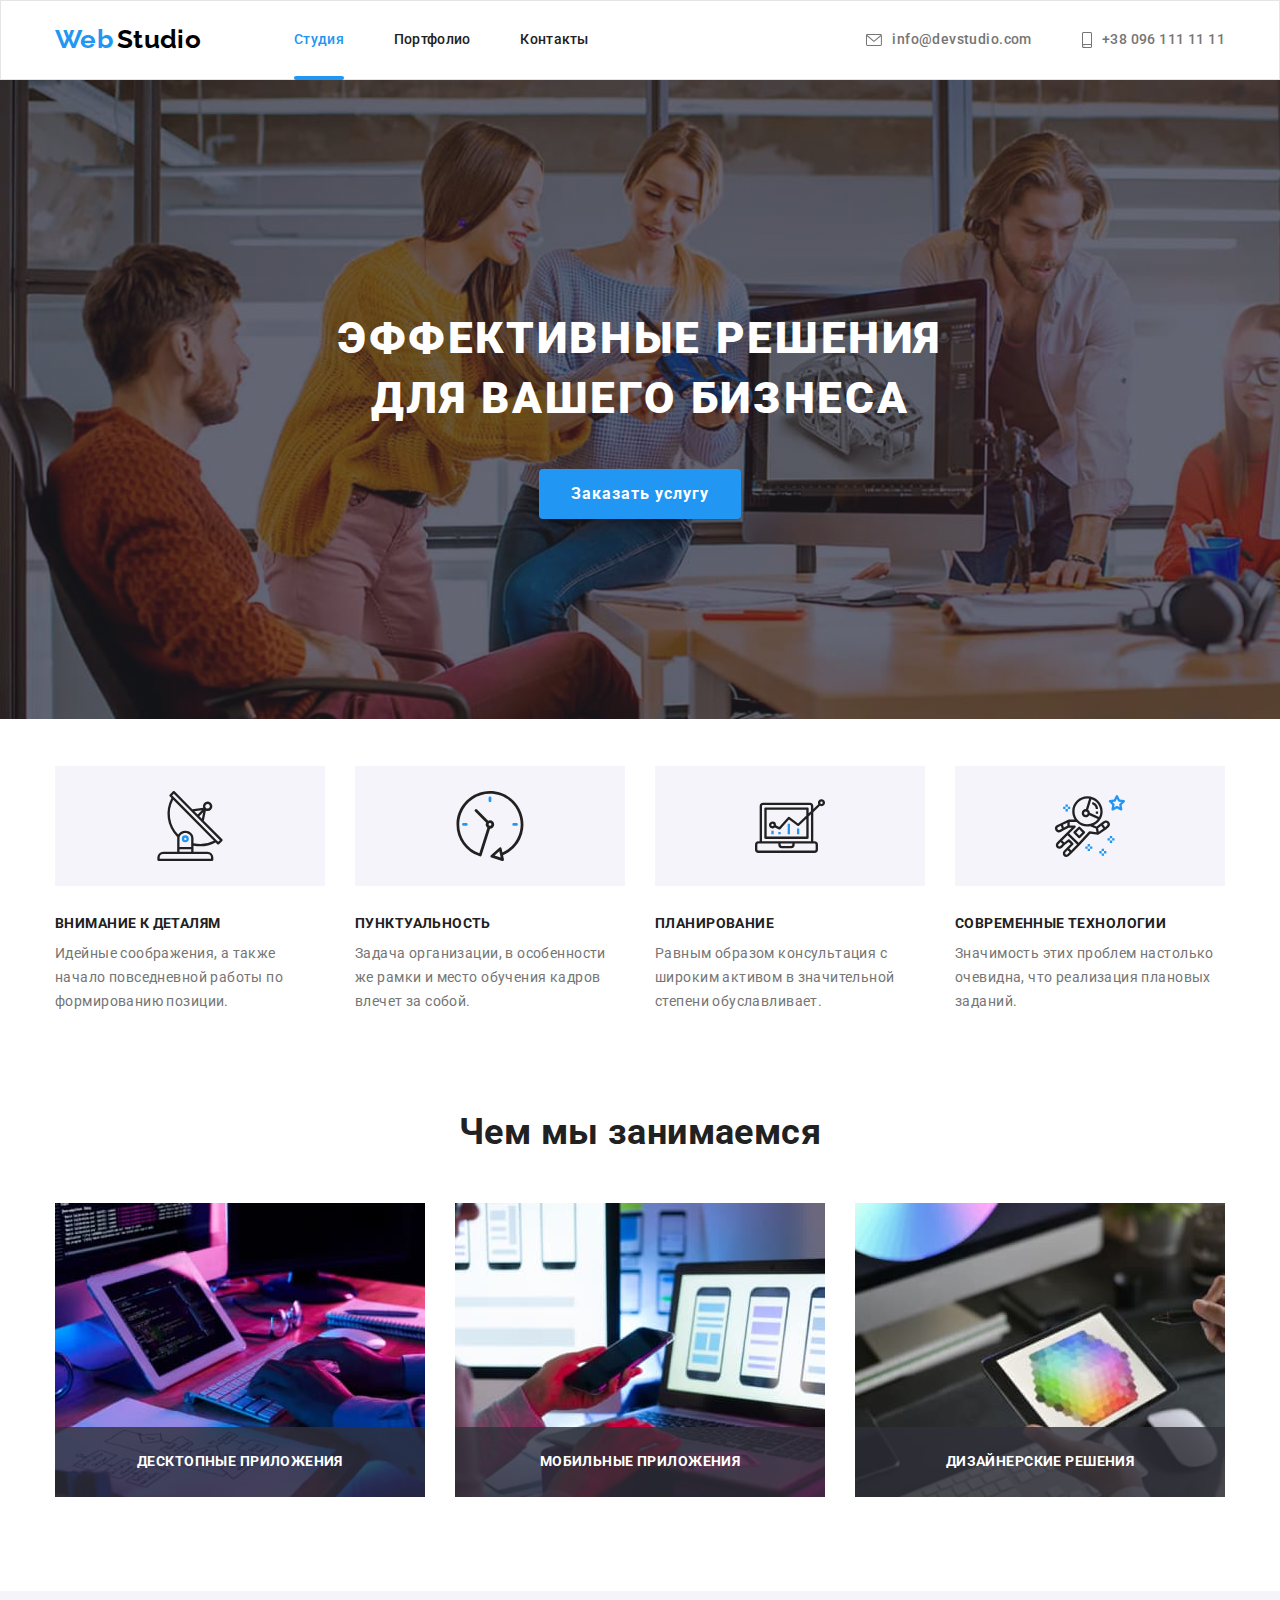
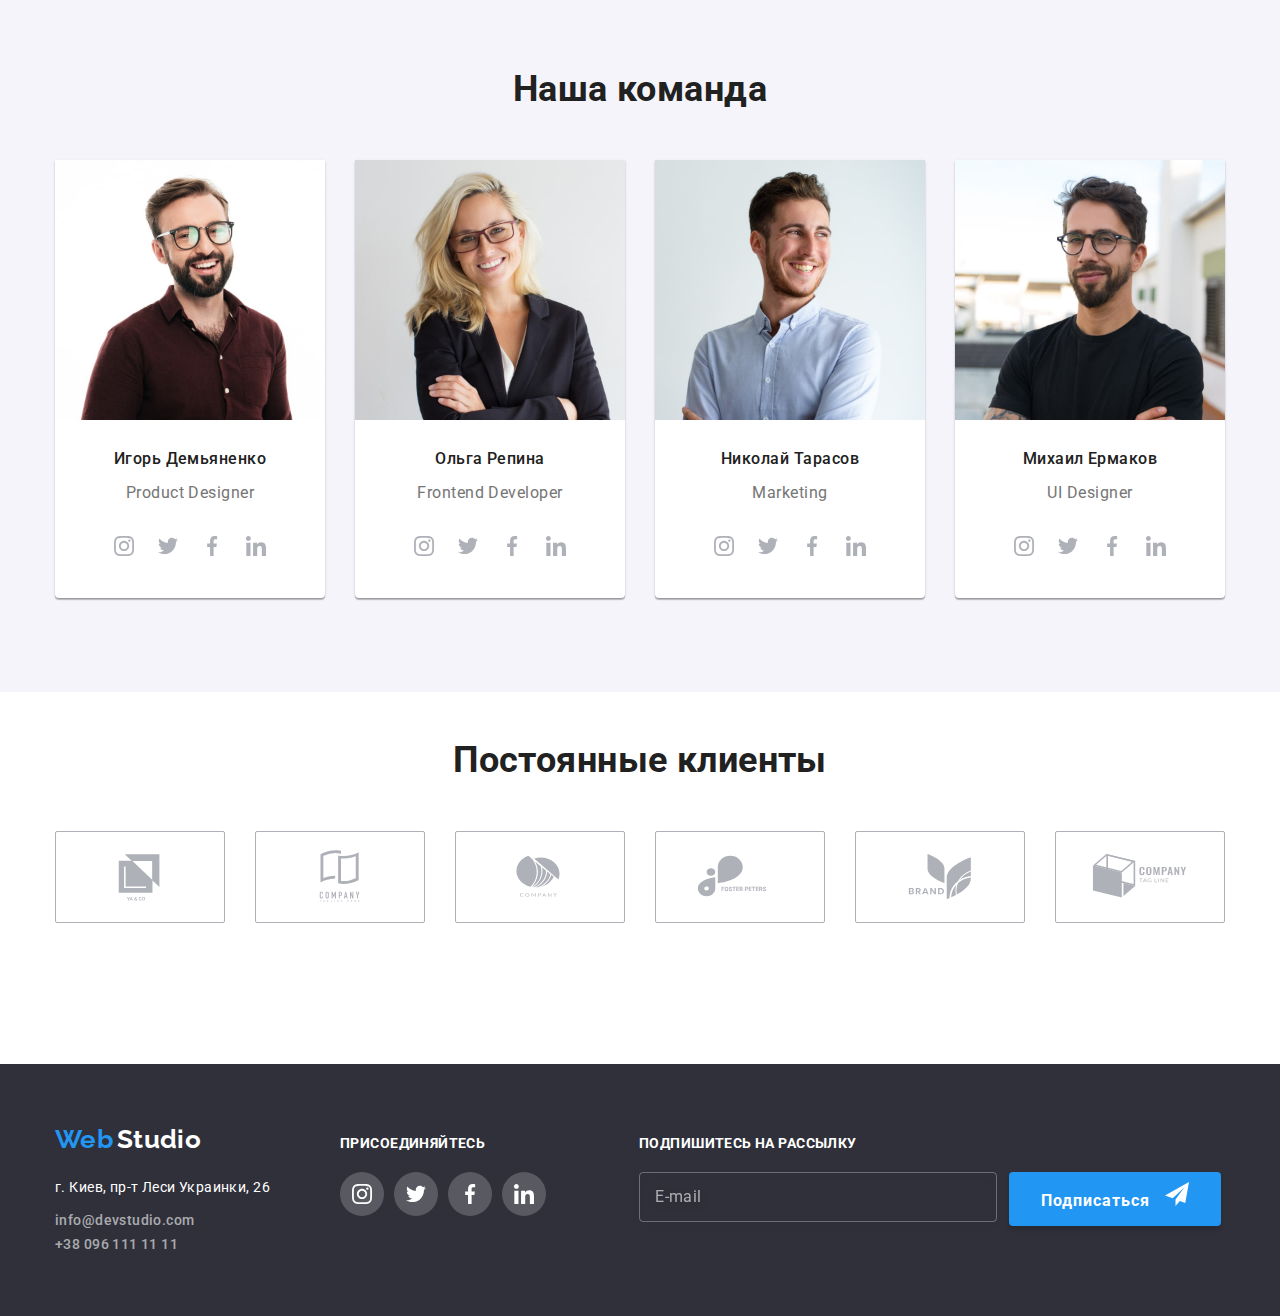
<file: index.html>
<!DOCTYPE html>
<html lang="ru">

<head>
  <meta charset="UTF-8" />
  <meta http-equiv="X-UA-Compatible" content="IE=edge" />
  <meta name="viewport" content="width=device-width, initial-scale=1.0" />
  <title>Document</title>
  <link href="https://fonts.googleapis.com/css2?family=Raleway:wght@700&family=Roboto:wght@400;500;700;900&display=swap"
    rel="stylesheet" />
  <link rel="stylesheet"
    href="https://cdnjs.cloudflare.com/ajax/libs/modern-normalize/1.1.0/modern-normalize.min.css" />
  <link rel="stylesheet" href="./css/main.min.css" />
</head>

<body>
  <header class="page-header">
    <div class="container main-nav">
      <nav class="site-nav">
        <a href="./index.html">
          <span class="logo page-header__logo_Web-color">Web</span>
          <span class="logo page-header__logo_Studio-color">Studio</span>
        </a>
        <ul class="site-nav__list">
          <li class="site-nav__item">
            <a class="site-nav__link site-nav__link_active-page site-nav__link_underline" href="">Студия</a>
          </li>
          <li class="site-nav__item">
            <a class="site-nav__link" href="./portfolio.html">Портфолио</a>
          </li>
          <li class="site-nav__item">
            <a class="site-nav__link" href="">Контакты</a></li>
        </ul>
      </nav>
      <ul class="contacts__list">
        <li class="contacts__item">
          <a class="contacts__link" href="mailto:info@devstudio.com">
            <svg class="contacts__icon" width="16" height="12">
              <use href="./images/icons.svg#icon-envelope"></use>
            </svg>
            info@devstudio.com</a>
        </li>
        <li class="contacts__item">
          <a class="contacts__link" href="tel:+30961111111">
            <svg class="contacts__icon" width="10" height="16">
              <use href="./images/icons.svg#icon-smartphone"></use>
            </svg>
            +38 096 111 11 11</a>
        </li>
      </ul>
    </div>
  </header>
  <main>
    <!--Герой-->
    <section class="section-hero">
      <div class="container">
        <h1 class="section-hero__title">Эффективные решения для вашего бизнеса</h1>
        <button class="button" type="button" data-modal-open>Заказать услугу</button>
      </div>
    </section>

    <!--Преимущества-->
    <section class="section-advantages">
      <div class="container">
        <h2 class="visually-hidden">Преимущества</h2>
        <ul class="section-advantages__list">
          <li class="section-advantages__item section-advantages__icon_antenna">
            <h3 class="section-advantages__title">Внимание к деталям</h3>
            <p class="section-advantages__text">
              Идейные соображения, а также начало повседневной работы по
              формированию позиции.
            </p>
          </li>
          <li class="section-advantages__item section-advantages__icon_clock">
            <h3 class="section-advantages__title">Пунктуальность</h3>
            <p class="section-advantages__text">
              Задача организации, в особенности же рамки и место обучения
              кадров влечет за собой.
            </p>
          </li>
          <li class="section-advantages__item section-advantages__icon_vector">
            <h3 class="section-advantages__title">Планирование</h3>
            <p class="section-advantages__text">
              Равным образом консультация с широким активом в значительной
              степени обуславливает.
            </p>
          </li>
          <li class="section-advantages__item section-advantages__icon_austronaut">
            <h3 class="section-advantages__title">Современные технологии</h3>
            <p class="section-advantages__text">
              Значимость этих проблем настолько очевидна, что реализация
              плановых заданий.
            </p>
          </li>
        </ul>
      </div>
    </section>

    <!--Чем мы занимаемся - фото-->
    <section class="section-photo">
      <div class="container">
        <h2 class="section-photo__title">Чем мы занимаемся</h2>
        <ul class="section-photo__list">
          <li class="section-photo__item">
            <img 
              src="./images/box1.jpg" 
              alt="Человек печатает на клавиатуре компьютера" 
              width="370"
              height="294" />
            <p class="section-photo__text">Десктопные приложения</p>
          </li>
          <li class="section-photo__item">
            <img 
              src="./images/box2.jpg" 
              alt="Человек работает за ноутбуком с телефоном в левой руке"
              width="370" 
              height="294" />
            <p class="section-photo__text">Мобильные приложения</p>
          </li>
          <li class="section-photo__item">
            <img 
              src="./images/box3.jpg" 
              alt="Человек работает на планшете с графическим дизайном"
              width="370" 
              height="294" />
            <p class="section-photo__text">Дизайнерские решения</p>
          </li>
        </ul>
      </div>
    </section>

    <!--Команда-->
    <section class="section-team">
      <div class="container">
        <h2 class="section-team__title">Наша команда</h2>
        <ul class="section-team__list">
          <li class="section-team__item">
            <img src="./images/photo1.jpg" alt="Фотография Игоря Демьяненко" width="270" height="260" />
            <h3 class="section-team__member">Игорь Демьяненко</h3>
            <p class="section-team__profession">Product Designer</p>
            <ul class="social-networks__list">
              <li>
                <a class="social-networks__link" href="">
                  <svg class="social-networks__icon">
                    <use href="./images/icons.svg#icon-instagram"></use>
                  </svg>
                </a>
              </li>
              <li>
                <a class="social-networks__link" href="">
                  <svg class="social-networks__icon">
                    <use href="./images/icons.svg#icon-twitter"></use>
                  </svg>
                </a>
              </li>
              <li>
                <a class="social-networks__link" href="">
                  <svg class="social-networks__icon">
                    <use href="./images/icons.svg#icon-facebook"></use>
                  </svg>
                </a>
              </li>
              <li>
                <a class="social-networks__link" href="">
                  <svg class="social-networks__icon">
                    <use href="./images/icons.svg#icon-linkedin"></use>
                  </svg>
                </a>
              </li>
            </ul>
          </li>
          <li class="section-team__item">
            <img src="./images/photo2.jpg" alt="Фотография Ольги Репиной" width="270" height="260" />
            <h3 class="section-team__member">Ольга Репина</h3>
            <p class="section-team__profession">Frontend Developer</p>
            <ul class="social-networks__list">
              <li>
                <a class="social-networks__link" href="">
                  <svg class="social-networks__icon">
                    <use href="./images/icons.svg#icon-instagram"></use>
                  </svg>
                </a>
              </li>
              <li>
                <a class="social-networks__link" href="">
                  <svg class="social-networks__icon">
                    <use href="./images/icons.svg#icon-twitter"></use>
                  </svg>
                </a>
              </li>
              <li>
                <a class="social-networks__link" href="">
                  <svg class="social-networks__icon">
                    <use href="./images/icons.svg#icon-facebook"></use>
                  </svg>
                </a>
              </li>
              <li>
                <a class="social-networks__link" href="">
                  <svg class="social-networks__icon">
                    <use href="./images/icons.svg#icon-linkedin"></use>
                  </svg>
                </a>
              </li>
            </ul>
          </li>
          <li class="section-team__item">
            <img src="./images/photo3.jpg" alt="Фотография Николая Тарасова" width="270" height="260" />
            <h3 class="section-team__member">Николай Тарасов</h3>
            <p class="section-team__profession">Marketing</p>
            <ul class="social-networks__list">
              <li>
                <a class="social-networks__link" href="">
                  <svg class="social-networks__icon">
                    <use href="./images/icons.svg#icon-instagram">
                    </use>
                  </svg>
                </a>
              </li>
              <li>
                <a class="social-networks__link" href="">
                  <svg class="social-networks__icon">
                    <use href="./images/icons.svg#icon-twitter"></use>
                  </svg>
                </a>
              </li>
              <li>
                <a class="social-networks__link" href="">
                  <svg class="social-networks__icon">
                    <use href="./images/icons.svg#icon-facebook"></use>
                  </svg>
                </a>
              </li>
              <li>
                <a class="social-networks__link" href="">
                  <svg class="social-networks__icon">
                    <use href="./images/icons.svg#icon-linkedin"></use>
                  </svg>
                </a>
              </li>
            </ul>
          </li>
          <li class="section-team__item">
            <img src="./images/photo4.jpg" alt="Фотография Михаила Ермакова" width="270" height="260" />
            <h3 class="section-team__member">Михаил Ермаков</h3>
            <p class="section-team__profession">UI Designer</p>
            <ul class="social-networks__list">
              <li>
                <a class="social-networks__link" href="">
                  <svg class="social-networks__icon">
                    <use href="./images/icons.svg#icon-instagram"></use>
                  </svg>
                </a>
              </li>
              <li>
                <a class="social-networks__link" href="">
                  <svg class="social-networks__icon">
                    <use href="./images/icons.svg#icon-twitter"></use>
                  </svg>
                </a>
              </li>
              <li>
                <a class="social-networks__link" href="">
                  <svg class="social-networks__icon">
                    <use href="./images/icons.svg#icon-facebook"></use>
                  </svg>
                </a>
              </li>
              <li>
                <a class="social-networks__link" href="">
                  <svg class="social-networks__icon">
                    <use href="./images/icons.svg#icon-linkedin"></use>
                  </svg>
                </a>
              </li>
            </ul>
          </li>
        </ul>
      </div>
    </section>
    <!--Постоянные клиенты-->
    <section class="section-clients">
      <div class="container">
        <h2 class="section-clients__title">Постоянные клиенты</h2>
        <ul class="section-clients__list">
          <li class="section-clients__item">
            <a class="section-clients__link" href="">
              <svg class="section-clients__icon">
                <use href="./images/icons.svg#icon-client"></use>
              </svg>
            </a>
          </li>
          <li class="section-clients__item">
            <a class="section-clients__link" href="">
              <svg class="section-clients__icon">
                <use href="./images/icons.svg#icon-client2"></use>
              </svg>
            </a>
          </li>
          <li class="section-clients__item">
            <a class="section-clients__link" href="">
              <svg class="section-clients__icon">
                <use href="./images/icons.svg#icon-client3"></use>
              </svg>
            </a>
          </li>
          <li class="section-clients__item">
            <a class="section-clients__link" href="">
              <svg class="section-clients__icon">
                <use href="./images/icons.svg#icon-client4"></use>
              </svg>
            </a>
          </li>
          <li class="section-clients__item">
            <a class="section-clients__link" href="">
              <svg class="section-clients__icon">
                <use href="./images/icons.svg#icon-client5"></use>
              </svg>
            </a>
          </li>
          <li class="section-clients__item">
            <a class="section-clients__link" href="">
              <svg class="section-clients__icon">
                <use href="./images/icons.svg#icon-client6"></use>
              </svg>
            </a>
          </li>
        </ul>
      </div>
    </section>
  </main>
  <footer class="page-footer">
    <div class="container">
      <div class="page-footer__left-part">
        <a href="./index.html">
          <span class="logo page-footer__logo_Web-color">Web</span>
          <span class="logo page-footer__logo_Studio-inverse-color">Studio</span>
        </a>
        <address class="page-footer__address">г. Киев, пр-т Леси Украинки, 26</address>
        <ul>
          <li>
            <a class="page-footer__contacts" href="mailto:info@devstudio.com">info@devstudio.com</a>
          </li>
          <li>
            <a class="page-footer__contacts" href="tel:+30961111111">+38 096 111 11 11</a>
          </li>
        </ul>
      </div>
      <div class="page-footer__central-part">
        <p class="page-footer__text">Присоединяйтесь</p>
        <ul class="social-networks__list_footer">
          <li class="social-networks__item">
            <a class="social-networks__link_footer" href="">
              <svg class="social-networks__icon_footer">
                <use href="./images/icons.svg#icon-instagram">
                </use>
              </svg>
            </a>
          </li>
          <li class="social-networks__item">
            <a class="social-networks__link_footer" href="">
              <svg class="social-networks__icon_footer">
                <use href="./images/icons.svg#icon-twitter"></use>
              </svg>
            </a>
          </li>
          <li class="social-networks__item">
            <a class="social-networks__link_footer" href="">
              <svg class="social-networks__icon_footer">
                <use href="./images/icons.svg#icon-facebook">
                </use>
              </svg>
            </a>
          </li>
          <li class="social-networks__item">
            <a class="social-networks__link_footer" href="">
              <svg class="social-networks__icon_footer">
                <use href="./images/icons.svg#icon-linkedin"></use>
              </svg>
            </a>
          </li>
        </ul>
      </div>
      <div class="page-footer__right-part">
        <p class="page-footer__text">Подпишитесь на рассылку</p>
        <div class="page-footer__forms">
        <input class="page-footer__input" type="email" placeholder="E-mail">
        <button class="button" type="submit">Подписаться
          <svg class="right-part__icon" width="24" height="24">
            <use href="./images/icons.svg#icon-plane"></use>
          </svg>
        </button>
        </div>
      </div>
    </div>
  </footer>
  <div class="backdrop is-hidden" data-modal>
    <div class="modal">
      <form class="modal__form">
        <p class="modal__title">Оставьте свои данные, мы Вам перезвоним</p>

        <div class="modal__form-field">
          <label for="name">Имя</label>
          <div class="modal__input-wrapper">
            <input class="modal__form-input" type="text" name="name" id="name">
            <svg class="modal__icon" width="18" height="18">
              <use href="./images/icons.svg#icon-person"></use>
            </svg>
          </div>
        </div>

        <div class="modal__form-field">
          <label for="tel">Телефон</label>
          <div class="modal__input-wrapper">
          <input class="modal__form-input" type="tel" name="tel" id="tel">
          <svg class="modal__icon" width="18" height="18">
            <use href="./images/icons.svg#icon-phone"></use>
          </svg>
          </div>
        </div>

        <div class="modal__form-field">
          <label for="mail">Почта</label>
          <div class="modal__input-wrapper">
          <input class="modal__form-input" type="email" name="mail" id="mail">
          <svg class="modal__icon" width="18" height="18">
            <use href="./images/icons.svg#icon-email"></use>
          </svg>
          </div>
        </div>

        <div class="modal__form-field">
          <label for="feedback">Комментарий</label>
          <textarea class="modal__form-input modal__form-comment" name="feedback" id="feedback" placeholder="Введите текст"></textarea>
        </div>
        
        <div class="modal__bottom-part">
        <div class="modal__form-field">
        <input class="modal__input-checkbox visually-hidden" type="checkbox" value="agree" id="agree">
        <label class="modal__text" for="agree">
          <span class="modal__check"> 
            <svg class="modal__icon_check" width="16" height="15">
              <use href="./images/icons.svg#icon-agree"></use>
            </svg>
            </span>
            Соглашаюсь с рассылкой и принимаю &nbsp; <a class="form-agreement">Условия договора</a></label>
        </div>
        
        <button class="btn-submit" type="submit">Отправить</button>

      </form>
      <button class="modal__close-btn" type="button" data-modal-close>
        <svg width="18" height="18">
          <use class="modal__icon_close" href="./images/icons.svg#icon-X"></use>
        </svg>
      </button>
      </div>
    </div>
  </div>

  <script src="./js/modal.js"></script>
</body>

</html>
</file>
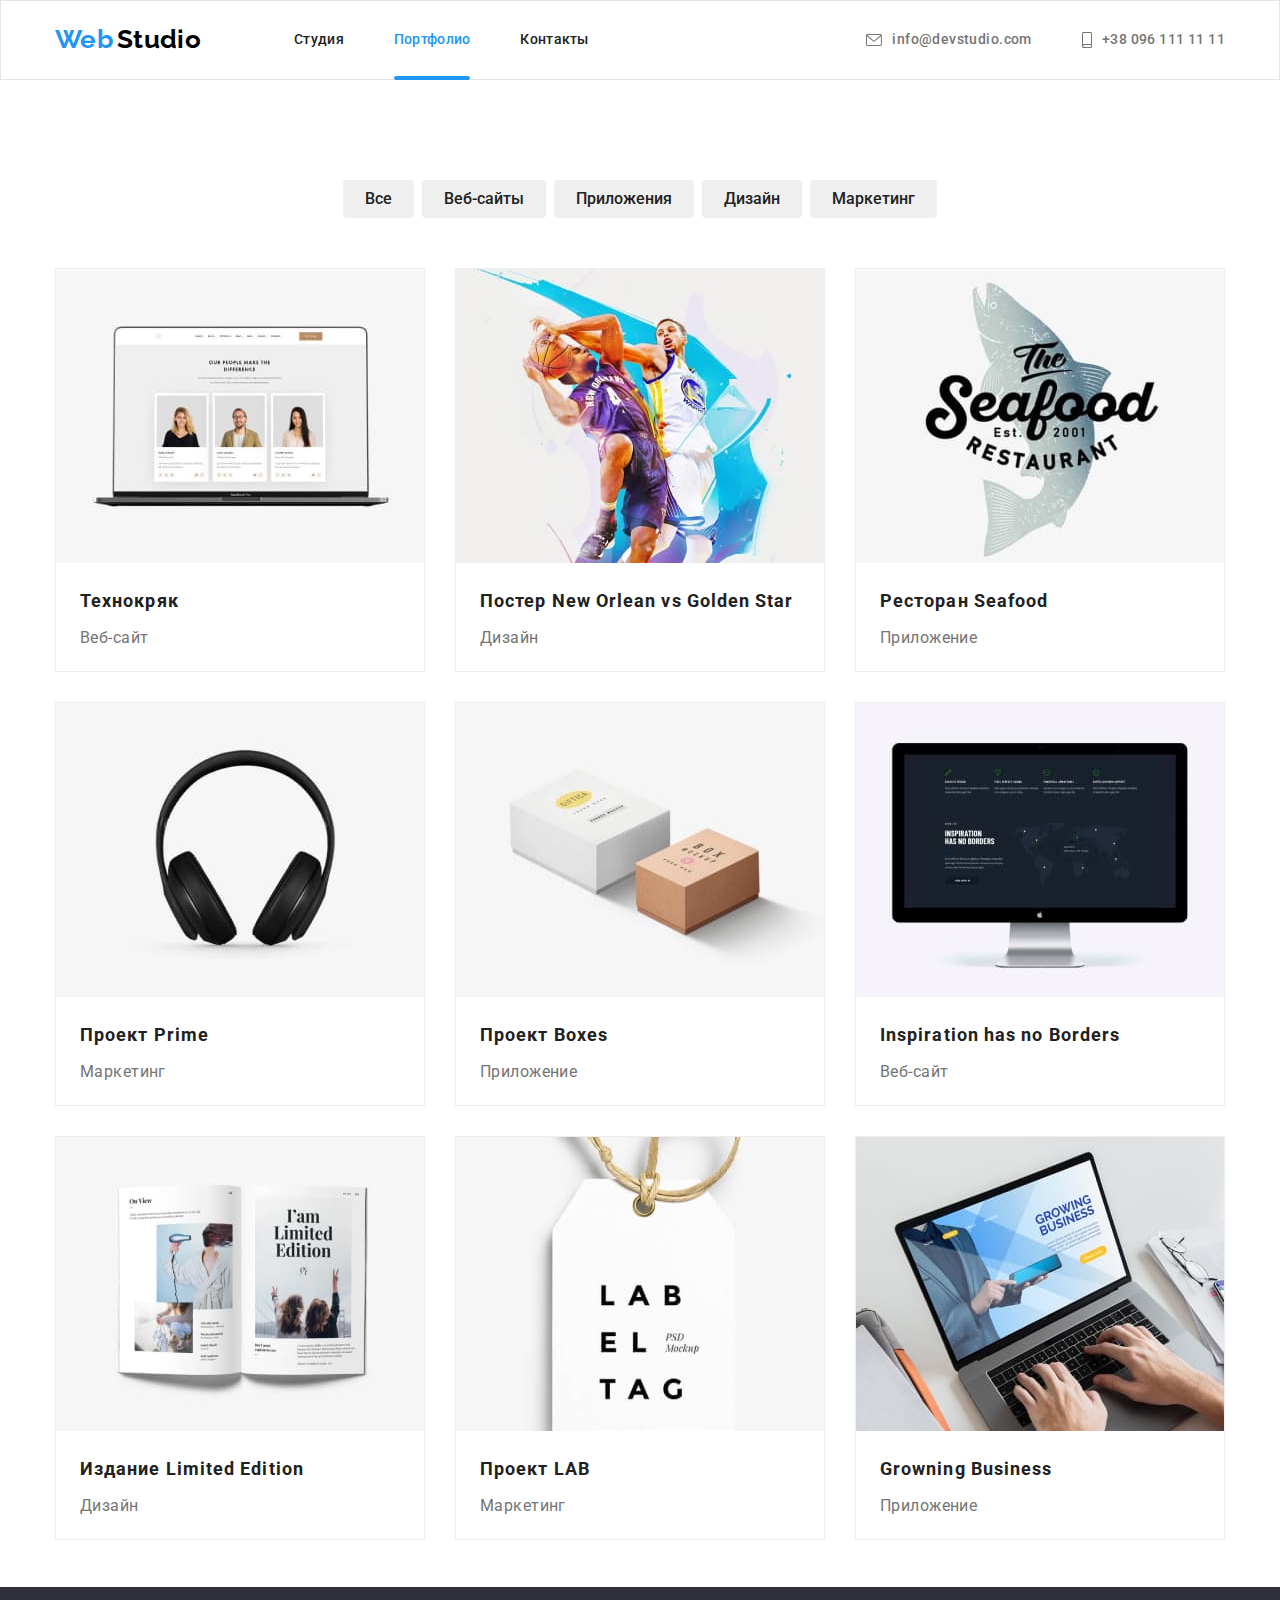
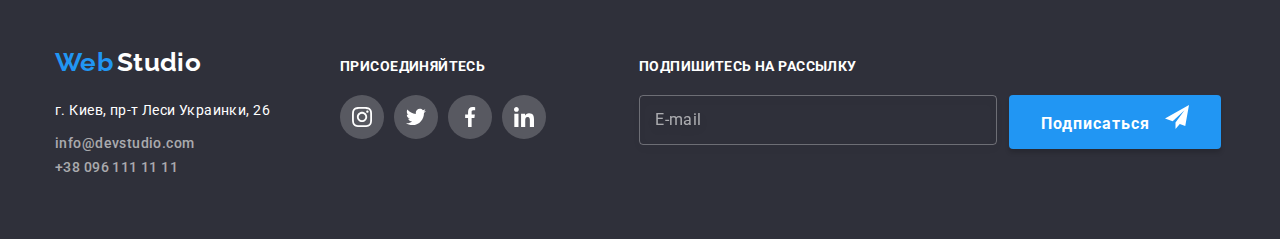
<file: portfolio.html>
<!DOCTYPE html>
<html lang="ru">

<head>
    <meta charset="UTF-8">
    <meta http-equiv="X-UA-Compatible" content="IE=edge">
    <meta name="viewport" content="width=device-width, initial-scale=1.0">
    <title>Document</title>
    <link
        href="https://fonts.googleapis.com/css2?family=Raleway:wght@700&family=Roboto:wght@400;500;700;900&display=swap"
        rel="stylesheet">
    <link rel="stylesheet"
        href="https://cdnjs.cloudflare.com/ajax/libs/modern-normalize/1.1.0/modern-normalize.min.css">
    <link rel="stylesheet" href="./css/main.min.css">
</head>

<body>
    <header class="page-header">
        <div class="container main-nav">
            <nav class="site-nav">
                <a href="./index.html">
                    <span class="logo page-header__logo_Web-color">Web</span>
                    <span class="logo page-header__logo_Studio-color">Studio</span>
                </a>
                <ul class="site-nav__list">
                    <li class="site-nav__item">
                        <a class="site-nav__link " href="./index.html">Студия</a>
                    </li>
                    <li class="site-nav__item">
                        <a class="site-nav__link site-nav__link_active-page site-nav__link_underline" href="./portfolio.html">Портфолио</a>
                    </li>
                    <li class="site-nav__item">
                        <a class="site-nav__link" href="">Контакты</a>
                    </li>
                </ul>
            </nav>
            <ul class="contacts__list">
                <li class="contacts__item">
                    <a class="contacts__link" href="mailto:info@devstudio.com">
                        <svg class="contacts__icon" width="16" height="12">
                            <use href="./images/icons.svg#icon-envelope"></use>
                        </svg>
                        info@devstudio.com</a>
                </li>
                <li class="contacts__item">
                    <a class="contacts__link" href="tel:+30961111111">
                        <svg class="contacts__icon" width="10" height="16">
                            <use href="./images/icons.svg#icon-smartphone"></use>
                        </svg>
                        +38 096 111 11 11</a>
                </li>
            </ul>
        </div>
    </header>
    <main>
        <section class="container portfolio">
            <h1 class="visually-hidden">Портфолио</h1>
            <ul class="portfolio-btn__list">
                <li class="portfolio-btn__item"><button class="portfolio-btn" type="button">Все</button></li>
                <li class="portfolio-btn__item"><button class="portfolio-btn" type="button">Веб-сайты</button></li>
                <li class="portfolio-btn__item"><button class="portfolio-btn" type="button">Приложения</button></li>
                <li class="portfolio-btn__item"><button class="portfolio-btn" type="button">Дизайн</button></li>
                <li class="portfolio-btn__item"><button class="portfolio-btn" type="button">Маркетинг</button></li>
            </ul>
            <ul class="portfolio__list">
                <li class="portfolio__item">
                    <a href="">
                        <div class="portfolio__description">
                            <img 
                                src="./images/img1.jpg" 
                                alt="Открытый ноутбук, на котором открыт веб-сайт" 
                                width="370"
                                height="294">
                            <p class="portfolio__text-above">Технокряк это современная площадка распространения коронавируса.
                                Компании используют эту платформу для цифрового
                                шпионажа и атак на защищённые сервера конкурентов.</p>
                        </div>
                        <div class="portfolio__text">
                            <h2 class="portfolio__example">Технокряк</h2>
                            <p class="portfolio__type">Веб-сайт</p>
                        </div>
                    </a>
                </li>
                <li class="portfolio__item">
                    <a href="">
                        <div class="portfolio__description">
                            <img src="./images/img2.jpg" alt="2 игроков в баскетбол" width="370" height="294">
                            <p class="portfolio__text-above">Технокряк это современная площадка распространения коронавируса.
                                Компании используют эту платформу для цифрового
                                шпионажа и атак на защищённые сервера конкурентов.</p>
                        </div>
                        <div class="portfolio__text">
                            <h2 class="portfolio__example">Постер New Orlean vs Golden Star</h2>
                            <p class="portfolio__type">Дизайн</p>
                        </div>
                    </a>
                </li>
                <li class="portfolio__item">
                    <a href="">
                        <div class="portfolio__description">
                            <img src="./images/img3.jpg" alt="Логотип ресторана" width="370" height="294">
                            <p class="portfolio__text-above">Технокряк это современная площадка распространения коронавируса.
                                Компании используют эту платформу для цифрового
                                шпионажа и атак на защищённые сервера конкурентов.</p>
                        </div>
                        <div class="portfolio__text">
                            <h2 class="portfolio__example">Ресторан Seafood</h2>
                            <p class="portfolio__type">Приложение</p>
                        </div>
                    </a>
                </li>
                <li class="portfolio__item">
                    <a href="">
                        <div class="portfolio__description">
                            <img src="./images/img4.jpg" alt="Черные наушники" width="370" height="294">
                            <p class="portfolio__text-above">Технокряк это современная площадка распространения коронавируса.
                                Компании используют эту платформу для цифрового
                                шпионажа и атак на защищённые сервера конкурентов.</p>
                        </div>
                        <div class="portfolio__text">
                            <h2 class="portfolio__example">Проект Prime</h2>
                            <p class="portfolio__type">Маркетинг</p>
                        </div>
                    </a>
                </li>
                <li class="portfolio__item">
                    <a href="">
                        <div class="portfolio__description">
                            <img src="./images/img5.jpg" alt="2 коробки: белая и коричневая" width="370" height="294">
                            <p class="portfolio__text-above">Технокряк это современная площадка распространения коронавируса.
                                Компании используют эту платформу для цифрового
                                шпионажа и атак на защищённые сервера конкурентов.</p>
                        </div>
                        <div class="portfolio__text">
                            <h2 class="portfolio__example">Проект Boxes</h2>
                            <p class="portfolio__type">Приложение</p>
                        </div>
                    </a>
                </li>
                <li class="portfolio__item">
                    <a href="">
                        <div class="portfolio__description">
                            <img src="./images/img6.jpg" alt="Монитор с мотивационной информацией" width="370"
                                height="294">
                            <p class="portfolio__text-above">Технокряк это современная площадка распространения коронавируса.
                                Компании используют эту платформу для цифрового
                                шпионажа и атак на защищённые сервера конкурентов.</p>
                        </div>
                        <div class="portfolio__text">
                            <h2 class="portfolio__example">Inspiration has no Borders</h2>
                            <p class="portfolio__type">Веб-сайт</p>
                        </div>
                    </a>
                </li>
                <li class="portfolio__item">
                    <a href="">
                        <div class="portfolio__description">
                            <img src="./images/img7.jpg" alt="Журнад Лимитед Эдишн" width="370" height="294">
                            <p class="portfolio__text-above">Технокряк это современная площадка распространения коронавируса.
                                Компании используют эту платформу для цифрового
                                шпионажа и атак на защищённые сервера конкурентов.</p>
                        </div>
                        <div class="portfolio__text">
                            <h2 class="portfolio__example">Издание Limited Edition</h2>
                            <p class="portfolio__type">Дизайн</p>
                        </div>
                    </a>
                </li>
                <li class="portfolio__item">
                    <a href="">
                        <div class="portfolio__description">
                            <img src="./images/img8.jpg" alt="Бирка с одежды фирмы ЛАБ" width="370" height="294">
                            <p class="portfolio__text-above">Технокряк это современная площадка распространения коронавируса.
                                Компании используют эту платформу для цифрового
                                шпионажа и атак на защищённые сервера конкурентов.</p>
                        </div>
                        <div class="portfolio__text">
                            <h2 class="portfolio__example">Проект LAB</h2>
                            <p class="portfolio__type">Маркетинг</p>
                        </div>
                    </a>
                </li>
                <li class="portfolio__item">
                    <a href="">
                        <div class="portfolio__description">
                            <img src="./images/img9.jpg"
                                alt="Человек, работающий за компьютером, слушает информацию как улучшить бизнес"
                                width="370" height="294">
                            <p class="portfolio__text-above">Технокряк это современная площадка распространения коронавируса.
                                Компании используют эту платформу для цифрового
                                шпионажа и атак на защищённые сервера конкурентов.</p>
                        </div>
                        <div class="portfolio__text">
                            <h2 class="portfolio__example">Growning Business</h2>
                            <p class="portfolio__type">Приложение</p>
                        </div>
                    </a>
            </ul>
        </section>



    </main>
    <footer class="page-footer">
        <div class="container">
            <div class="page-footer__left-part">
                <a href="./index.html">
                    <span class="logo page-footer__logo_Web-color">Web</span>
                    <span class="logo page-footer__logo_Studio-inverse-color">Studio</span>
                </a>
                <address class="page-footer__address">г. Киев, пр-т Леси Украинки, 26</address>
                <ul>
                    <li>
                        <a class="page-footer__contacts" href="mailto:info@devstudio.com">info@devstudio.com</a>
                    </li>
                    <li>
                        <a class="page-footer__contacts" href="tel:+30961111111">+38 096 111 11 11</a>
                    </li>
                </ul>
            </div>
            <div class="page-footer__central-part">
                <p class="page-footer__text">Присоединяйтесь</p>
                <ul class="social-networks__list_footer">
                    <li class="social-networks__item">
                        <a class="social-networks__link_footer" href="">
                            <svg class="social-networks__icon_footer">
                                <use href="./images/icons.svg#icon-instagram">
                                </use>
                            </svg>
                        </a>
                    </li>
                    <li class="social-networks__item">
                        <a class="social-networks__link_footer" href="">
                            <svg class="social-networks__icon_footer">
                                <use href="./images/icons.svg#icon-twitter"></use>
                            </svg>
                        </a>
                    </li>
                    <li class="social-networks__item">
                        <a class="social-networks__link_footer" href="">
                            <svg class="social-networks__icon_footer">
                                <use href="./images/icons.svg#icon-facebook">
                                </use>
                            </svg>
                        </a>
                    </li>
                    <li class="social-networks__item">
                        <a class="social-networks__link_footer" href="">
                            <svg class="social-networks__icon_footer">
                                <use href="./images/icons.svg#icon-linkedin"></use>
                            </svg>
                        </a>
                    </li>
                </ul>
            </div>
            <div class="page-footer__right-part">
                <p class="page-footer__text">Подпишитесь на рассылку</p>
                <div class="page-footer__forms">
                    <input class="page-footer__input" type="email" placeholder="E-mail">
                    <button class="button" type="submit">Подписаться
                        <svg class="right-part__icon" width="24" height="24">
                            <use href="./images/icons.svg#icon-plane"></use>
                        </svg>
                    </button>
                </div>
            </div>
        </div>
    </footer>
</body>

</html>
</file>
<file: css/main.min.css>
:root{--primary-text-color: #757575;--title-text-color: #212121;--accent-color: #2196f3;--primary-white-color: #ffffff;--secondary-bg-color: #f5f4fa}a{text-decoration:none}li{list-style:none}ul{padding:0;margin:0}img{display:block}p{margin:0}.visually-hidden{position:absolute;width:1px;height:1px;margin:-1px;padding:0;overflow:hidden;border:0;clip:rect(0 0 0 0)}body{background-color:var(--primary-white-color);color:var(--primary-text-color);font-family:Roboto, sans-serif;font-style:normal;font-size:14px;font-weight:400;letter-spacing:0.03em}.button{color:var(--primary-white-color);background-color:var(--accent-color);font-weight:700;font-size:16px;line-height:1.87;text-decoration:none;letter-spacing:0.06em;cursor:pointer;display:inline-block;padding:10px 32px;box-shadow:0px 4px 4px rgba(0,0,0,0.15);border-radius:4px;min-width:200px;text-align:center;border:none;transition:background-color 250ms cubic-bezier(0.4, 0, 0.2, 1)}.button:hover,.button:focus{background-color:#188ce8}.portfolio-btn{color:var(--title-text-color);font-family:Roboto;font-weight:500;font-size:16px;line-height:1.62;text-align:center;display:inline-block;border-radius:4px;padding:6px 22px;text-align:center;border:none;transition:color 250ms cubic-bezier(0.4, 0, 0.2, 1),background-color 250ms cubic-bezier(0.4, 0, 0.2, 1)}.portfolio-btn:hover,.portfolio-btn:focus{color:var(--primary-white-color);background-color:var(--accent-color);font-size:16px;text-decoration:none;cursor:pointer;border:none}.btn-submit{display:inline-block;width:200px;height:50px;padding:10px 55px;background-color:#188ce8;color:var(--primary-white-color);font-weight:700;font-size:16px;line-height:1.87;text-align:center;letter-spacing:0.06em;cursor:pointer;border:none;border-radius:4px;margin-top:30px;outline:none}.container{width:1200px;padding-left:15px;padding-right:15px;margin-left:auto;margin-right:auto}.page-header{border:1px solid #e5e5e5;height:80px}.main-nav{display:flex;align-items:center;height:100%}.site-nav{display:flex;align-items:center}.logo{font-family:Raleway;font-weight:700;font-size:26px;line-height:1.2}.page-header__logo_Web-color{color:#2196f3;transition:color 250ms cubic-bezier(0.4, 0, 0.2, 1)}.page-header__logo_Web-color:hover,.page-header__logo_Web-color:focus{color:var(--accent-color)}.page-header__logo_Studio-color{color:#000000}.site-nav__list{display:flex;margin-left:93px}.site-nav__list .site-nav__item+.site-nav__item{margin-left:50px}.site-nav__link{color:var(--title-text-color);font-weight:500;line-height:1.14;letter-spacing:0.02em;display:block;margin-top:0;margin-bottom:0;position:relative;transition:color 250ms cubic-bezier(0.4, 0, 0.2, 1)}.site-nav__link:hover,.site-nav__link:focus{color:var(--accent-color)}.site-nav__link_underline::before{content:"";position:absolute;bottom:-32px;width:100%;height:4px;background-color:var(--accent-color);border-radius:2px}.site-nav__link_active-page,.site-nav__link_active-page{color:var(--accent-color)}.contacts__list{display:flex;margin-left:auto}.contacts__list .contacts__item+.contacts__item{margin-left:50px}.contacts__link{color:var(--primary-text-color);font-weight:500;line-height:1.14;padding-top:32px;padding-bottom:32px;transition:color 250ms cubic-bezier(0.4, 0, 0.2, 1),fill 250ms cubic-bezier(0.4, 0, 0.2, 1);display:flex;align-items:center;justify-content:center}.contacts__link:hover,.contacts__link:focus{color:var(--accent-color)}.contacts__link:hover svg,.contacts__link:focus svg{fill:var(--accent-color)}.contacts__icon{fill:var(--primary-text-color);margin-right:10px}.portfolio-btn__list{display:flex;justify-content:center;padding-bottom:20px;padding-top:100px}.portfolio-btn__item:not(:last-child){margin-right:8px}.portfolio-btn{color:var(--title-text-color);font-family:Roboto;font-weight:500;font-size:16px;line-height:1.62;text-align:center;display:inline-block;border-radius:4px;padding:6px 22px;text-align:center;border:none;transition:color 250ms cubic-bezier(0.4, 0, 0.2, 1),background-color 250ms cubic-bezier(0.4, 0, 0.2, 1)}.portfolio-btn:hover,.portfolio-btn:focus{color:var(--primary-white-color);background-color:var(--accent-color);cursor:pointer;border:none}.section-hero__title{color:var(--primary-white-color);font-weight:900;font-size:44px;line-height:1.36;letter-spacing:0.06em;text-transform:uppercase;margin-bottom:40px;max-width:696px;margin-left:auto;margin-right:auto}.section-hero{text-align:center;margin-left:auto;margin-right:auto;background-color:#c4c4c4;background-image:linear-gradient(to right, rgba(47,48,58,0.4), rgba(47,48,58,0.4)),url(../images/bg-img.jpg);background-size:cover;background-repeat:no-repeat;max-width:1600px;margin:0 auto;padding-top:200px;padding-bottom:200px}.backdrop{position:fixed;top:0;left:0;width:100%;height:100%;background-color:rgba(0,0,0,0.2)}.backdrop.is-hidden{opacity:0;pointer-events:none;visibility:hidden}.modal{position:absolute;top:50%;left:50%;transform:translate(-50%, -50%);width:528px;height:581px;padding:15px;background-color:#ffffff;box-shadow:0px 1px 3px rgba(0,0,0,0.12),0px 1px 1px rgba(0,0,0,0.14),0px 2px 1px rgba(0,0,0,0.2);border-radius:4px;padding:40px}.modal__close-btn{position:absolute;width:30px;height:30px;border-radius:50%;border:1px solid rgba(161,161,161,0.5);background-color:transparent;right:10px;top:10px;display:flex;justify-content:center;align-items:center;cursor:pointer}.modal__title{font-weight:700;font-size:20px;line-height:1.15;text-align:center;letter-spacing:0.03em;color:var(--title-text-color);margin-bottom:12px}.modal__form-field{display:flex;flex-direction:column;margin-bottom:10px;font-size:12px;line-height:1.16;letter-spacing:0.01em;color:var(--primary-text-color)}.modal__input-wrapper{position:relative}.modal__form-input{margin:0;padding-left:42px;border-radius:4px;border:1px solid rgba(33,33,33,0.2);width:100%;padding-top:12px;padding-bottom:12px;padding-right:12px;transition:border-color 250ms cubic-bezier(0.4, 0, 0.2, 1)}.modal__form-input:hover,.modal__form-input:focus{border-color:var(--accent-color);cursor:pointer}.modal__icon{position:absolute;left:10px;top:50%;transform:translateY(-50%)}.modal__form-comment{resize:none;width:100%;height:120px;padding:12px;border:1px solid rgba(33,33,33,0.2);margin-bottom:20px}.modal__form-comment::placeholder{font-size:14px;line-height:1.14;letter-spacing:0.01em;color:rgba(117,117,117,0.5)}.modal__icon-close{fill:#000000}.modal__close-btn:hover .modal__icon-close{fill:var(--accent-color)}.modal__icon{position:absolute;left:10px;top:50%;transform:translateY(-50%)}.modal__bottom-part{display:flex;flex-direction:column;justify-content:center;align-items:center}.form-agreement{font-size:14px;line-height:1.71;letter-spacing:0.03em;text-decoration-line:underline;color:#2196f3}.modal__text{font-size:14px;line-height:1.71;letter-spacing:0.03em;color:var(--primary-text-color);display:flex;align-items:center}.modal__form-input:focus+.modal__icon{fill:var(--accent-color);cursor:pointer}.modal__form-input:hover+.modal__icon{fill:var(--accent-color);cursor:pointer}.modal__icon_check{fill:var(--primary-white-color)}.modal__check{width:16px;height:15px;display:block;border:2px solid var(--title-text-color);display:flex;justify-content:center;align-items:center;margin-right:8px}.modal__input-checkbox:checked+.modal__text .modal__check{background-color:var(--accent-color);border:none}.section-advantages{padding-top:47px;padding-bottom:47px}.section-advantages__list{display:flex;justify-content:space-between}.section-advantages__title{color:var(--title-text-color);font-size:14px;text-transform:uppercase;line-height:1.14;font-weight:700;margin-top:0;margin-bottom:10px}.section-advantages__item::before{content:"";display:block;width:270px;height:120px;background-color:#f5f4fa;padding:25px 100px;background-position:center;background-size:contain;background-repeat:no-repeat;margin-bottom:30px}.section-advantages__icon_antenna::before{background-image:url(../images/antenna.svg)}.section-advantages__icon_clock::before{background-image:url(../images/clock.svg)}.section-advantages__icon_vector::before{background-image:url(../images/vector.svg)}.section-advantages__icon_austronaut::before{background-image:url(../images/astonaut.svg)}.section-advantages__text{width:270px;height:75px;font-size:14px;line-height:1.71;padding:0;margin-top:0}.section-photo{padding-top:47px;padding-bottom:47px}.section-photo__title,.section-clients-title{color:var(--title-text-color);font-weight:700;font-size:36px;line-height:1.17;text-align:center;margin-top:0;margin-bottom:50px}.section-photo__list{display:flex;justify-content:space-between}.section-photo__item{position:relative}.section-photo__text{position:absolute;bottom:0;left:0;width:370px;height:70px;padding-top:27px;font-weight:700;font-size:14px;line-height:1.14;text-align:center;letter-spacing:0.03em;text-transform:uppercase;color:#ffffff;background-color:rgba(47,48,58,0.8);margin:0}.section-team{font-weight:500;font-size:16px;line-height:1.19;text-align:center;letter-spacing:0.03em;background-color:var(--secondary-bg-color);padding-top:47px;margin-top:47px;padding-top:47px;padding-bottom:94px}.section-team__title{font-weight:700;font-size:36px;line-height:1.17;margin-bottom:50px;display:inline-block;color:var(--title-text-color)}.section-team__list{display:flex}.section-team__item{margin-right:30px;background-color:var(--primary-white-color);box-shadow:0px 1px 3px rgba(0,0,0,0.12),0px 1px 1px rgba(0,0,0,0.14),0px 2px 1px rgba(0,0,0,0.2);border-radius:0px 0px 4px 4px}.section-team__item:not(:last-child){margin-right:30px}.section-team__member{font-weight:500;font-size:16px;line-height:1.14;margin-top:30px;margin-bottom:10px;color:var(--title-text-color)}.section-team__profession{font-weight:400;font-size:16px;line-height:1.87;margin-top:0;margin-bottom:16px}.social-networks__list{display:flex;justify-content:center;margin-bottom:30px}.social-networks__link{width:44px;height:44px;display:block;border-radius:50%;border:none;display:flex;align-items:center;justify-content:center;transition:background-color 250ms cubic-bezier(0.4, 0, 0.2, 1),fill 250ms cubic-bezier(0.4, 0, 0.2, 1)}.social-networks__link:hover,.social-networks__link:focus{background-color:var(--accent-color)}.social-networks__icon{width:20px;height:20px;display:inline-block;display:flex;fill:#afb1b8;transition:fill 250ms cubic-bezier(0.4, 0, 0.2, 1)}.social-networks__link:hover .social-networks__icon,.social-networks__link:focus .social-networks__icon{fill:#ffffff}.section-clients{padding-top:47px;padding-bottom:47px}.section-clients__title{color:var(--title-text-color);font-weight:700;font-size:36px;line-height:1.17;text-align:center;margin-top:0;margin-bottom:50px}.section-clients__list{margin-right:30px;display:flex}.section-clients__item+.section-clients__item{margin-left:30px}.section-clients__link{width:170px;height:92px;border:1px solid #afb1b8;border-radius:2px;display:flex;align-items:center;justify-content:center;margin-bottom:94px;transition:border-color 250ms cubic-bezier(0.4, 0, 0.2, 1)}.section-clients__link:hover,.section-clients__link:focus{border-color:var(--accent-color)}.section-clients__icon{width:106px;height:60px;display:inline-block;display:flex;fill:#afb1b8;transition:fill 250ms cubic-bezier(0.4, 0, 0.2, 1)}.section-clients__link:hover .section-clients__icon,.section-clients__link:focus .section-clients__icon{fill:var(--accent-color)}.page-footer{background-color:#2f303a;line-height:1.71;height:252px;padding-top:60px}.page-footer .container{display:flex;align-items:baseline}.page-footer__logo_Web-color{color:#2196f3;transition:color 250ms cubic-bezier(0.4, 0, 0.2, 1)}.page-footer__logo_Studio-inverse-color{color:var(--primary-white-color)}.page-footer__address{color:var(--primary-white-color);font-style:normal;letter-spacing:0.03em;padding-top:20px;padding-bottom:9px}.page-footer__contacts{color:rgba(255,255,255,0.6);font-weight:500;line-height:1.14;padding-bottom:9px;transition:color 250ms cubic-bezier(0.4, 0, 0.2, 1)}.page-footer__contacts:hover,.page-footer__contacts:focus{color:var(--accent-color)}.page-footer__central-part{margin-left:70px}.page-footer__text{font-weight:700;font-size:14px;line-height:1.14;letter-spacing:0.03em;text-transform:uppercase;color:#ffffff;margin-bottom:20px}.social-networks__list_footer{display:flex}.social-networks__item+.social-networks__item{margin-left:10px}.social-networks__link_footer{width:44px;height:44px;display:block;border-radius:50%;border:none;display:flex;align-items:center;justify-content:center;background-color:rgba(255,255,255,0.2);cursor:pointer}.social-networks__link_footer:hover,.social-networks__link_footer:focus{background-color:var(--accent-color)}.social-networks__link_footer .social-networks__icon_footer{fill:#ffffff;width:20px;height:20px;transition:background-color 250ms cubic-bezier(0.4, 0, 0.2, 1)}.page-footer__right-part{margin-left:93px}.page-footer__forms{display:flex}.page-footer__input{width:358px;height:50px;border-radius:4px;padding:15px;margin-right:12px;background-color:transparent;border:1px solid rgba(255,255,255,0.3);filter:drop-shadow(0px 4px 4px rgba(0,0,0,0.15))}.page-footer__input::placeholder{font-size:16px;line-height:1.25;display:flex;align-items:center;letter-spacing:0.03em;color:rgba(255,255,255,0.6)}.right-part__icon{fill:var(--primary-white-color);margin-left:10px}.portfolio{margin-bottom:47px}.portfolio__list{display:flex;flex-wrap:wrap}.portfolio__item{width:370px;height:404px;border:1px solid #eeeeee;margin-right:30px;margin-top:30px;transition:box-shadow 250ms cubic-bezier(0.4, 0, 0.2, 1),transform 250ms cubic-bezier(0.4, 0, 0.2, 1)}.portfolio__item:hover,.portfolio__item:focus{box-shadow:0px 1px 1px rgba(0,0,0,0.12),0px 4px 4px rgba(0,0,0,0.06),1px 4px 6px rgba(0,0,0,0.16)}.portfolio__item:nth-child(3n){margin-right:0}.portfolio__description{position:relative;overflow:hidden}.portfolio__text-above{position:absolute;top:0;left:0;height:100%;width:100%;padding:63px 24px;font-size:18px;line-height:1.55;letter-spacing:0.03em;color:#ffffff;background-color:var(--accent-color);transform:translateY(100%);transition:transform 250ms cubic-bezier(0.4, 0, 0.2, 1)}.portfolio__item:hover .portfolio__text-above{transform:translateY(0%)}.portfolio__text{padding-left:24px}.portfolio__example{font-weight:700;font-size:18px;line-height:2;letter-spacing:0.06em;color:var(--title-text-color);margin-top:20px;margin-bottom:0}.portfolio__type{font-size:16px;line-height:1.87;color:var(--primary-text-color);margin-top:4px;margin-bottom:20px}
/*# sourceMappingURL=main.min.css.map */
</file>
